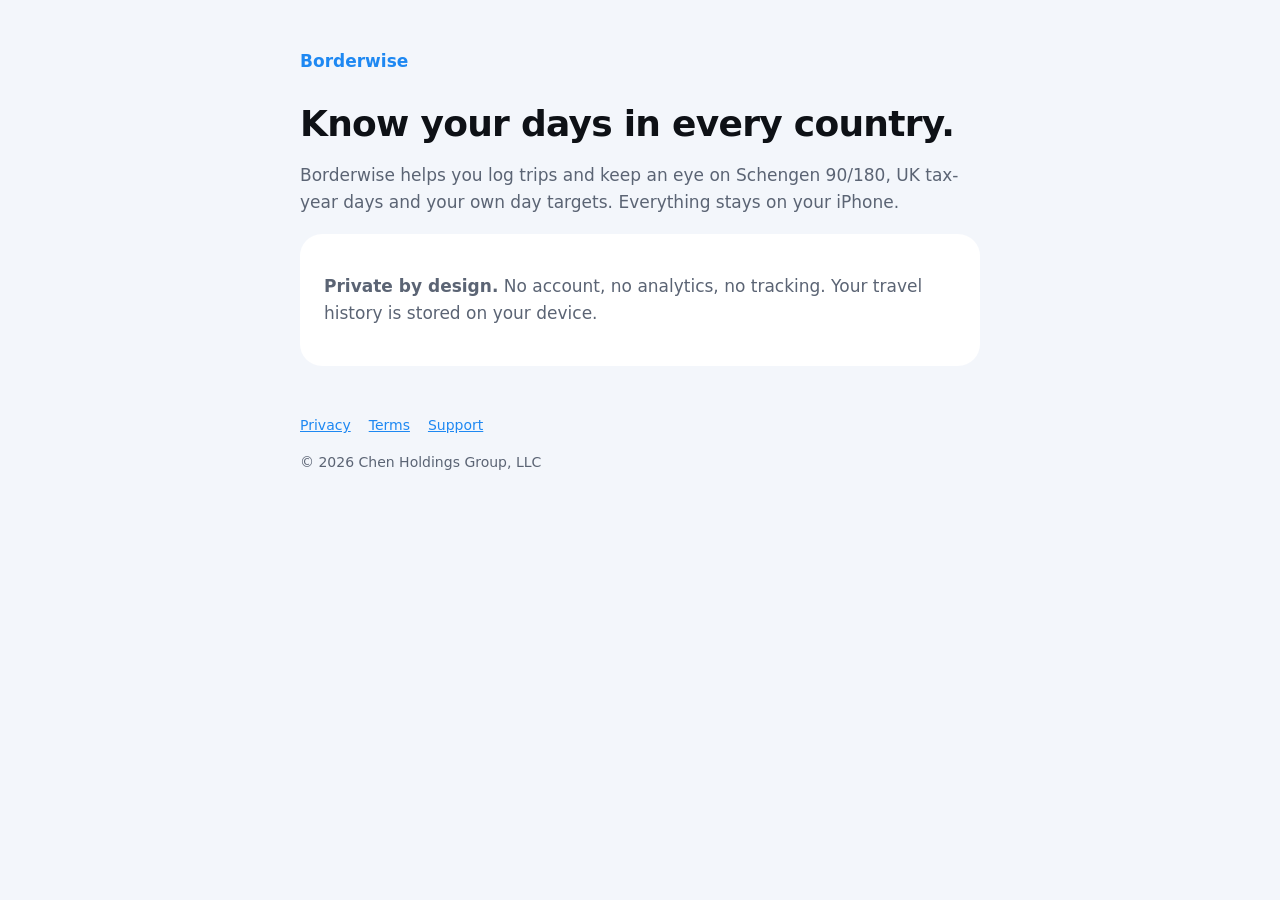
<file: index.html>
<!doctype html><html lang="en"><head><meta charset="utf-8"><meta name="viewport" content="width=device-width,initial-scale=1"><title>Borderwise: Track Country Days</title><link rel="stylesheet" href="style.css"></head><body><main><header><a href="./">Borderwise</a></header>
<h1>Know your days in every country.</h1><p>Borderwise helps you log trips and keep an eye on Schengen 90/180, UK tax-year days and your own day targets. Everything stays on your iPhone.</p>
<div class="card"><p><strong>Private by design.</strong> No account, no analytics, no tracking. Your travel history is stored on your device.</p></div>
<footer><nav><a href="./privacy.html">Privacy</a><a href="./terms.html">Terms</a><a href="./support.html">Support</a></nav><p>© 2026 Chen Holdings Group, LLC</p></footer></main></body></html>
</file>
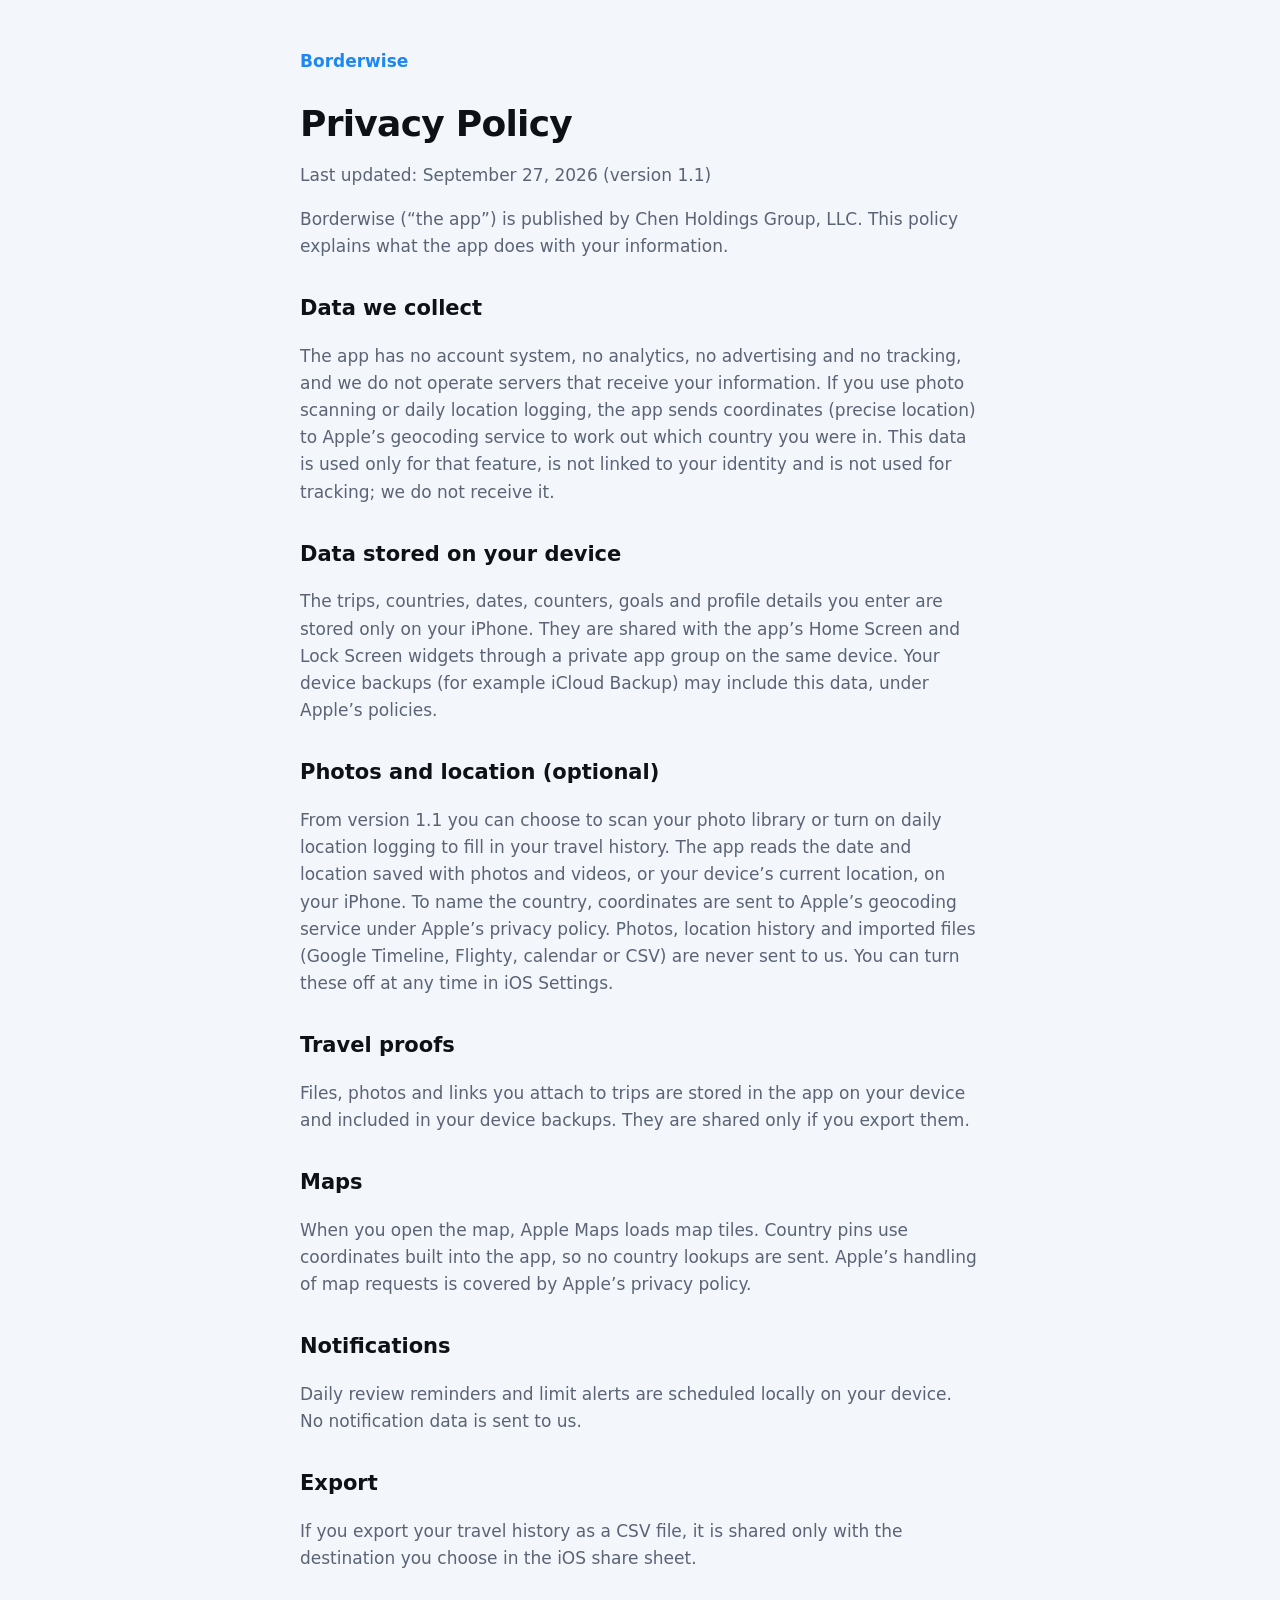
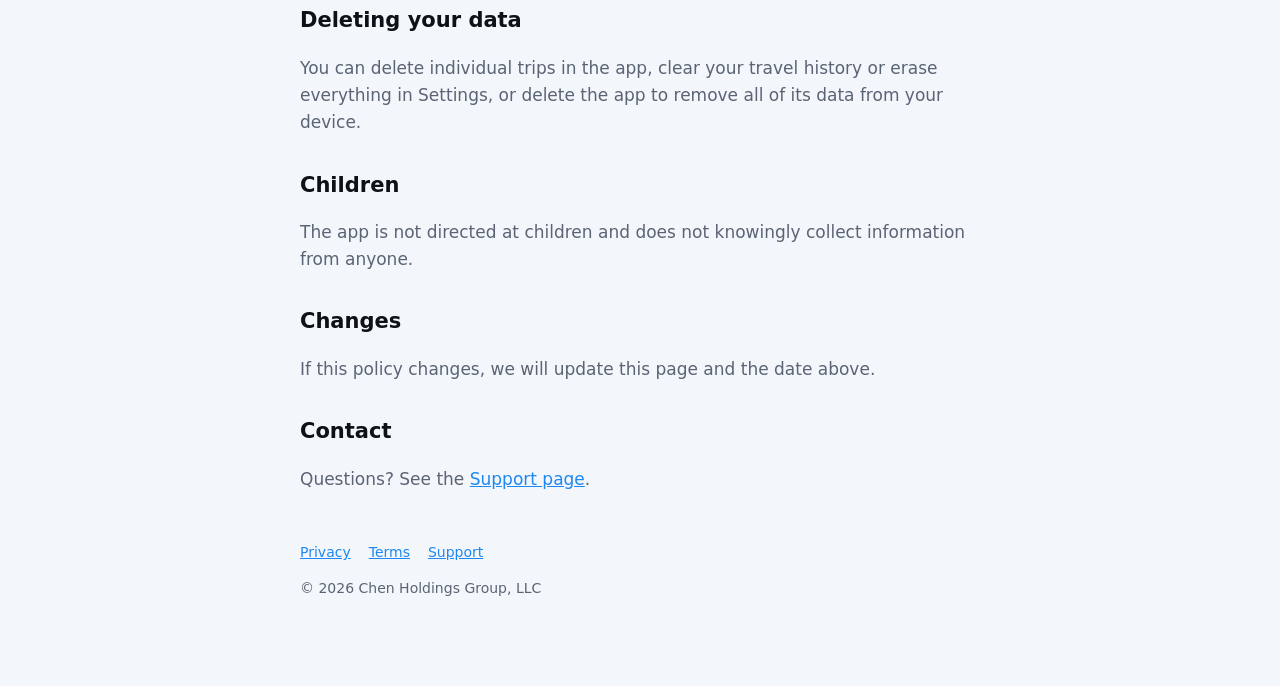
<file: privacy.html>
<!doctype html><html lang="en"><head><meta charset="utf-8"><meta name="viewport" content="width=device-width,initial-scale=1"><title>Privacy Policy · Borderwise</title><link rel="stylesheet" href="style.css"></head><body><main><header><a href="./">Borderwise</a></header>
<h1>Privacy Policy</h1><p>Last updated: September 27, 2026 (version 1.1)</p>
<p>Borderwise (“the app”) is published by Chen Holdings Group, LLC. This policy explains what the app does with your information.</p>
<h2>Data we collect</h2><p>The app has no account system, no analytics, no advertising and no tracking, and we do not operate servers that receive your information. If you use photo scanning or daily location logging, the app sends coordinates (precise location) to Apple’s geocoding service to work out which country you were in. This data is used only for that feature, is not linked to your identity and is not used for tracking; we do not receive it.</p>
<h2>Data stored on your device</h2><p>The trips, countries, dates, counters, goals and profile details you enter are stored only on your iPhone. They are shared with the app’s Home Screen and Lock Screen widgets through a private app group on the same device. Your device backups (for example iCloud Backup) may include this data, under Apple’s policies.</p>
<h2>Photos and location (optional)</h2><p>From version 1.1 you can choose to scan your photo library or turn on daily location logging to fill in your travel history. The app reads the date and location saved with photos and videos, or your device’s current location, on your iPhone. To name the country, coordinates are sent to Apple’s geocoding service under Apple’s privacy policy. Photos, location history and imported files (Google Timeline, Flighty, calendar or CSV) are never sent to us. You can turn these off at any time in iOS Settings.</p>
<h2>Travel proofs</h2><p>Files, photos and links you attach to trips are stored in the app on your device and included in your device backups. They are shared only if you export them.</p>
<h2>Maps</h2><p>When you open the map, Apple Maps loads map tiles. Country pins use coordinates built into the app, so no country lookups are sent. Apple’s handling of map requests is covered by Apple’s privacy policy.</p>
<h2>Notifications</h2><p>Daily review reminders and limit alerts are scheduled locally on your device. No notification data is sent to us.</p>
<h2>Export</h2><p>If you export your travel history as a CSV file, it is shared only with the destination you choose in the iOS share sheet.</p>
<h2>Deleting your data</h2><p>You can delete individual trips in the app, clear your travel history or erase everything in Settings, or delete the app to remove all of its data from your device.</p>
<h2>Children</h2><p>The app is not directed at children and does not knowingly collect information from anyone.</p>
<h2>Changes</h2><p>If this policy changes, we will update this page and the date above.</p>
<h2>Contact</h2><p>Questions? See the <a href="./support.html">Support page</a>.</p>
<footer><nav><a href="./privacy.html">Privacy</a><a href="./terms.html">Terms</a><a href="./support.html">Support</a></nav><p>© 2026 Chen Holdings Group, LLC</p></footer></main></body></html>
</file>
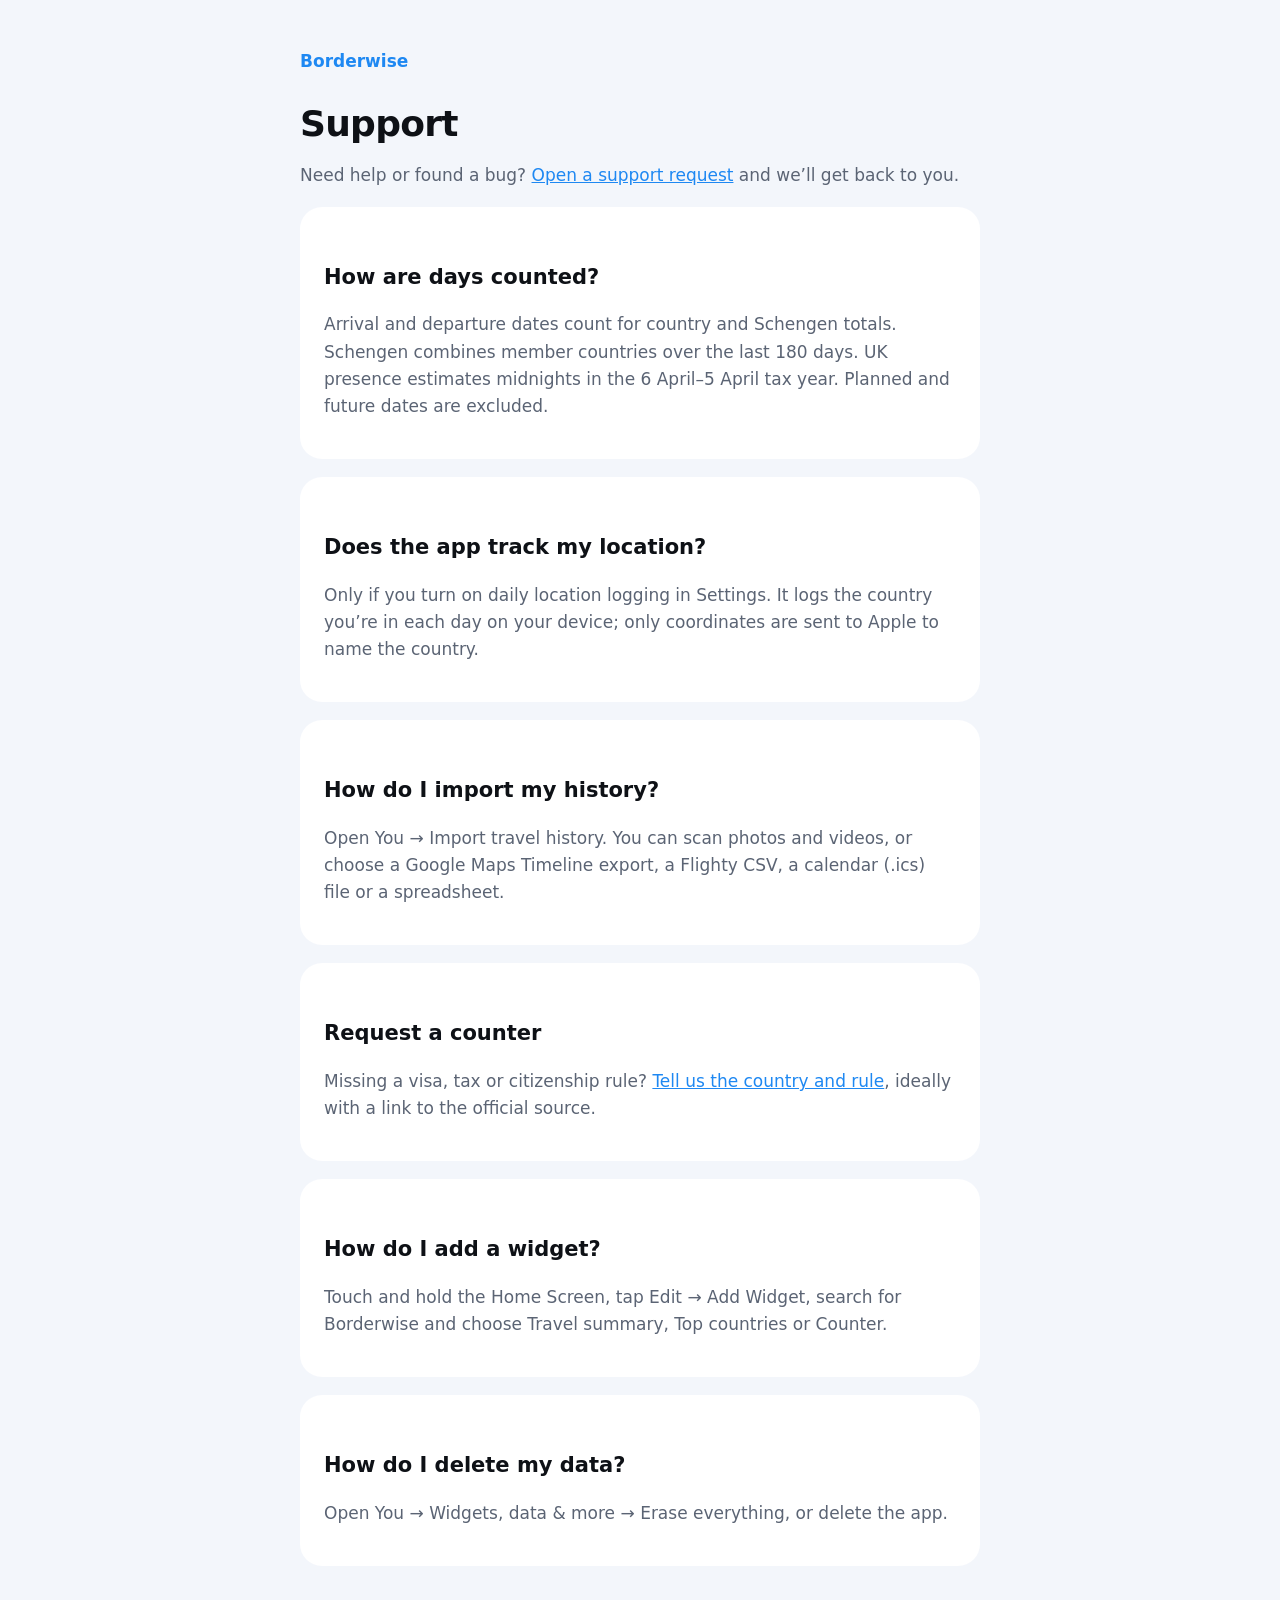
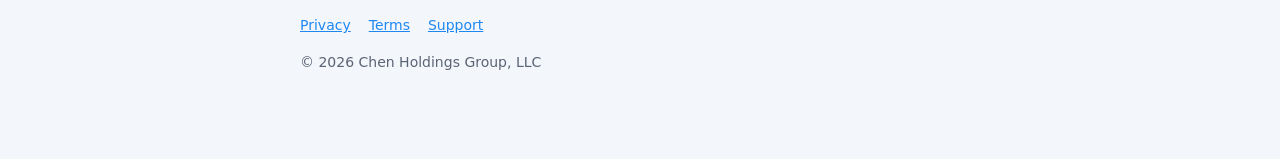
<file: support.html>
<!doctype html><html lang="en"><head><meta charset="utf-8"><meta name="viewport" content="width=device-width,initial-scale=1"><title>Support · Borderwise</title><link rel="stylesheet" href="style.css"></head><body><main><header><a href="./">Borderwise</a></header>
<h1>Support</h1><p>Need help or found a bug? <a href="https://github.com/benji-chen/borderwise-site/issues/new">Open a support request</a> and we’ll get back to you.</p>
<div class="card"><h2>How are days counted?</h2><p>Arrival and departure dates count for country and Schengen totals. Schengen combines member countries over the last 180 days. UK presence estimates midnights in the 6 April–5 April tax year. Planned and future dates are excluded.</p></div>
<div class="card"><h2>Does the app track my location?</h2><p>Only if you turn on daily location logging in Settings. It logs the country you’re in each day on your device; only coordinates are sent to Apple to name the country.</p></div>
<div class="card"><h2>How do I import my history?</h2><p>Open You → Import travel history. You can scan photos and videos, or choose a Google Maps Timeline export, a Flighty CSV, a calendar (.ics) file or a spreadsheet.</p></div>
<div class="card" id="request"><h2>Request a counter</h2><p>Missing a visa, tax or citizenship rule? <a href="https://github.com/benji-chen/borderwise-site/issues/new?title=Counter%20request">Tell us the country and rule</a>, ideally with a link to the official source.</p></div>
<div class="card"><h2>How do I add a widget?</h2><p>Touch and hold the Home Screen, tap Edit → Add Widget, search for Borderwise and choose Travel summary, Top countries or Counter.</p></div>
<div class="card"><h2>How do I delete my data?</h2><p>Open You → Widgets, data &amp; more → Erase everything, or delete the app.</p></div>
<footer><nav><a href="./privacy.html">Privacy</a><a href="./terms.html">Terms</a><a href="./support.html">Support</a></nav><p>© 2026 Chen Holdings Group, LLC</p></footer></main></body></html>
</file>
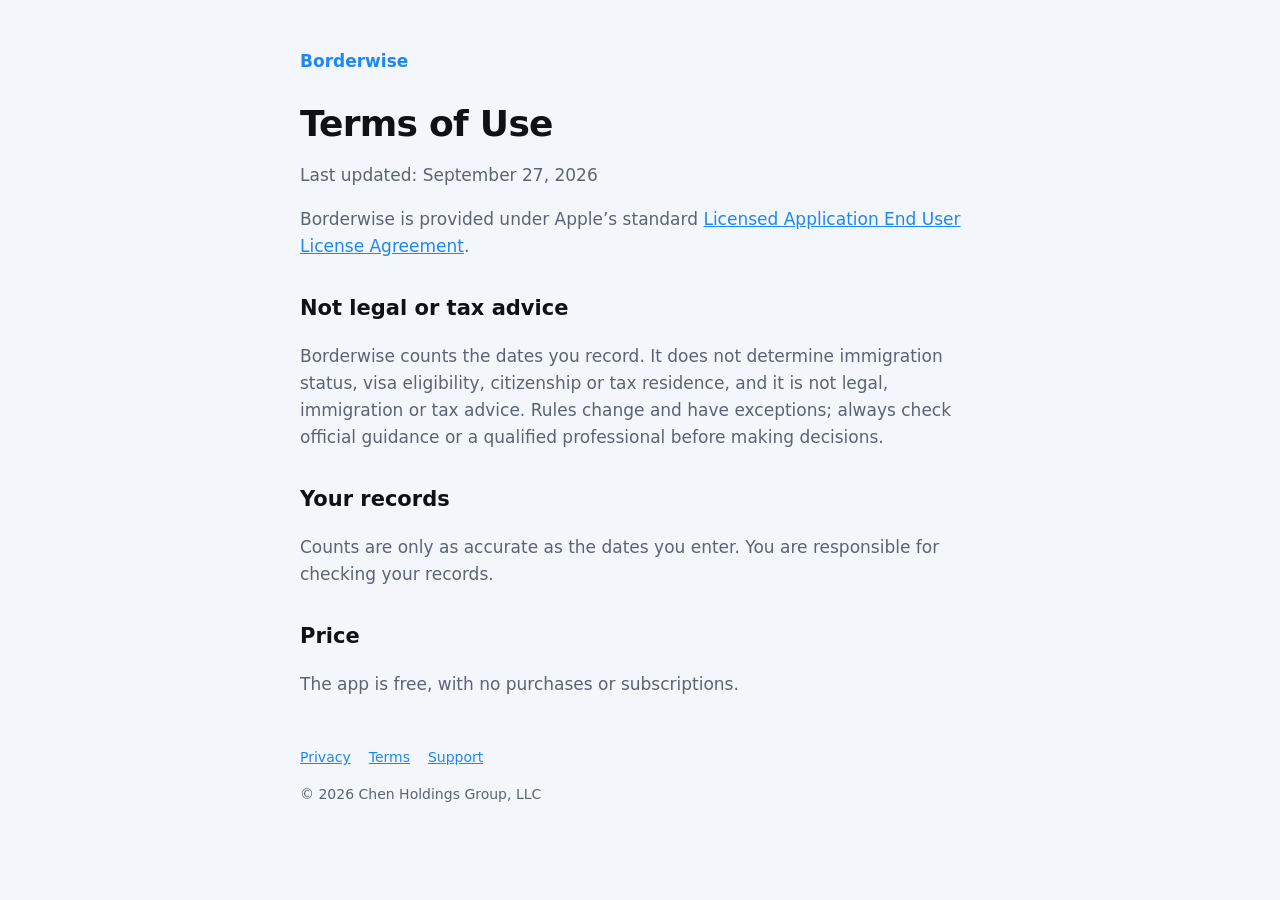
<file: terms.html>
<!doctype html><html lang="en"><head><meta charset="utf-8"><meta name="viewport" content="width=device-width,initial-scale=1"><title>Terms of Use · Borderwise</title><link rel="stylesheet" href="style.css"></head><body><main><header><a href="./">Borderwise</a></header>
<h1>Terms of Use</h1><p>Last updated: September 27, 2026</p>
<p>Borderwise is provided under Apple’s standard <a href="https://www.apple.com/legal/internet-services/itunes/dev/stdeula/">Licensed Application End User License Agreement</a>.</p>
<h2>Not legal or tax advice</h2><p>Borderwise counts the dates you record. It does not determine immigration status, visa eligibility, citizenship or tax residence, and it is not legal, immigration or tax advice. Rules change and have exceptions; always check official guidance or a qualified professional before making decisions.</p>
<h2>Your records</h2><p>Counts are only as accurate as the dates you enter. You are responsible for checking your records.</p>
<h2>Price</h2><p>The app is free, with no purchases or subscriptions.</p>
<footer><nav><a href="./privacy.html">Privacy</a><a href="./terms.html">Terms</a><a href="./support.html">Support</a></nav><p>© 2026 Chen Holdings Group, LLC</p></footer></main></body></html>
</file>
<file: style.css>
:root{--bg:#F3F6FB;--fg:#0E1116;--muted:#5B6474;--accent:#1E88F2;--card:#FFFFFF}
@media (prefers-color-scheme: dark){:root{--bg:#0E1116;--fg:#F3F6FB;--muted:#9AA3B2;--card:#171B22}}
*{box-sizing:border-box}body{margin:0;background:var(--bg);color:var(--fg);font:17px/1.6 -apple-system,BlinkMacSystemFont,"Inter",system-ui,sans-serif}
main{max-width:720px;margin:0 auto;padding:48px 20px 72px}header a{color:var(--accent);text-decoration:none;font-weight:600}
h1{font-size:36px;line-height:1.15;letter-spacing:-.02em;margin:28px 0 8px}h2{font-size:21px;margin:32px 0 6px}
p,li{color:var(--muted)}.card{background:var(--card);border-radius:22px;padding:22px 24px;margin:18px 0}
a{color:var(--accent)}nav a{margin-right:18px}footer{margin-top:48px;font-size:14px;color:var(--muted)}
</file>
